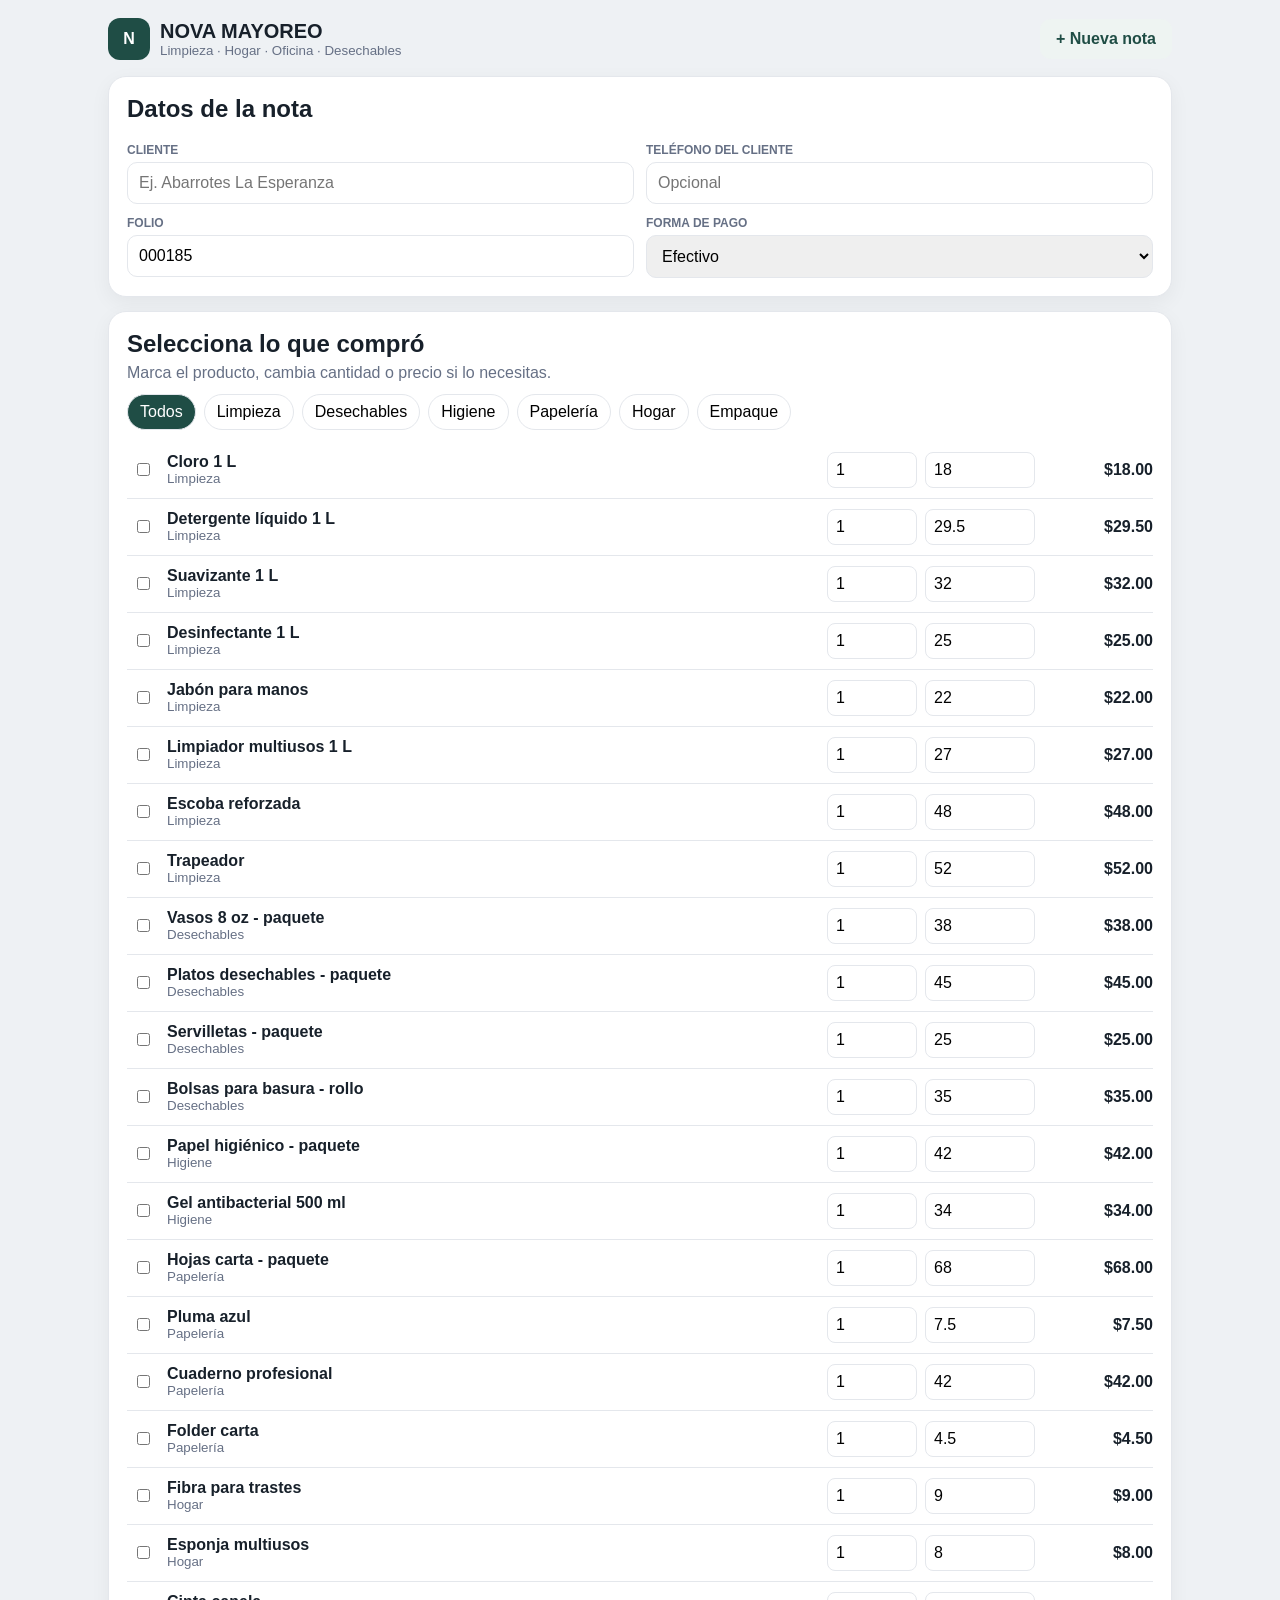
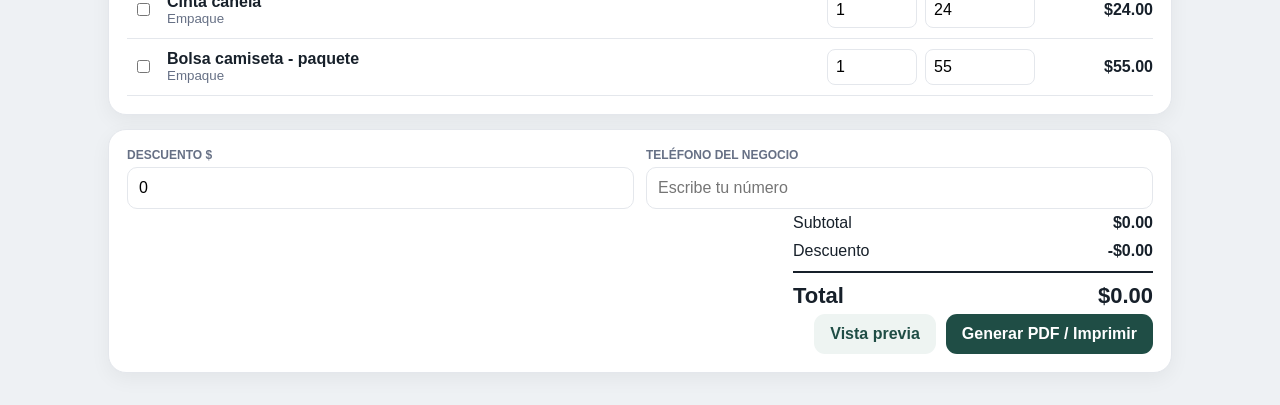
<file: index.html>
<!doctype html><html lang="es"><head><meta charset="utf-8"><meta name="viewport" content="width=device-width,initial-scale=1"><title>NOVA Mayoreo - Notas</title><style>
:root{--ink:#17202a;--muted:#667085;--line:#e4e7ec;--soft:#f7f8fa;--accent:#1f4d45;--gold:#b98b45}*{box-sizing:border-box}body{margin:0;font-family:Arial,Helvetica,sans-serif;background:#eef1f4;color:var(--ink)}button,input,select{font:inherit}.app{max-width:1100px;margin:auto;padding:18px}.top{display:flex;justify-content:space-between;align-items:center;margin-bottom:16px}.brand{display:flex;gap:10px;align-items:center}.mark{width:42px;height:42px;border-radius:12px;background:var(--accent);color:white;display:grid;place-items:center;font-weight:800}.brand b{font-size:20px}.brand small{display:block;color:var(--muted)}.card{background:white;border:1px solid var(--line);border-radius:18px;padding:18px;box-shadow:0 6px 20px #0000000d;margin-bottom:14px}.grid{display:grid;grid-template-columns:1fr 1fr;gap:12px}.field label{display:block;font-size:12px;font-weight:700;color:var(--muted);margin-bottom:5px}.field input,.field select{width:100%;padding:11px;border:1px solid var(--line);border-radius:10px}.cats{display:flex;gap:8px;flex-wrap:wrap;margin:12px 0}.chip{border:1px solid var(--line);background:white;padding:8px 12px;border-radius:999px;cursor:pointer}.chip.active{background:var(--accent);color:white}.product{display:grid;grid-template-columns:32px 1fr 90px 110px 110px;gap:8px;align-items:center;padding:10px 0;border-bottom:1px solid var(--line)}.product input[type=number]{width:100%;padding:8px;border:1px solid var(--line);border-radius:8px}.money{text-align:right;font-weight:700}.actions{display:flex;gap:10px;justify-content:flex-end;flex-wrap:wrap}.btn{border:0;border-radius:11px;padding:11px 16px;cursor:pointer;font-weight:700}.primary{background:var(--accent);color:white}.secondary{background:#eef4f2;color:var(--accent)}.summary{margin-left:auto;max-width:360px}.row{display:flex;justify-content:space-between;padding:5px 0}.total{font-size:22px;font-weight:800;border-top:2px solid var(--ink);margin-top:6px;padding-top:10px}.note{display:none;background:white;width:210mm;min-height:297mm;margin:auto;padding:16mm 15mm;color:#182028}.invoice-head{display:flex;justify-content:space-between;border-bottom:2px solid var(--accent);padding-bottom:14px}.logoLine{display:flex;gap:12px;align-items:center}.logoBig{width:54px;height:54px;border-radius:14px;background:var(--accent);color:white;display:grid;place-items:center;font-size:24px;font-weight:900}.invoice-head h1{margin:0;font-size:23px;letter-spacing:.5px}.invoice-head p{margin:4px 0 0;color:#667085}.doc{text-align:right}.doc strong{font-size:18px}.clientbox{margin:20px 0;padding:14px 16px;background:#f5f7f7;border-left:4px solid var(--gold);display:grid;grid-template-columns:1fr 1fr;gap:10px}.clientbox span{font-size:11px;color:#667085;display:block;text-transform:uppercase;letter-spacing:.6px}.invoice-table{width:100%;border-collapse:collapse;margin-top:12px}.invoice-table th{background:var(--accent);color:white;text-align:left;padding:10px;font-size:12px}.invoice-table td{padding:10px;border-bottom:1px solid #e5e7eb}.invoice-table th:nth-child(1),.invoice-table td:nth-child(1){text-align:center;width:60px}.invoice-table th:nth-child(3),.invoice-table th:nth-child(4),.invoice-table td:nth-child(3),.invoice-table td:nth-child(4){text-align:right}.invoice-total{width:310px;margin:18px 0 0 auto}.invoice-total .grand{background:#f2f6f5;padding:10px;margin-top:6px;font-size:20px;font-weight:900}.foot{margin-top:36px;border-top:1px solid #d8dee3;padding-top:14px;display:flex;justify-content:space-between;color:#667085;font-size:12px}.thanks{font-weight:800;color:var(--accent)}.empty{padding:24px;text-align:center;color:var(--muted)}
@media(max-width:700px){.grid{grid-template-columns:1fr}.product{grid-template-columns:30px 1fr 70px 85px}.product .money{display:none}.app{padding:10px}.top{align-items:flex-start}.brand small{font-size:11px}}@media print{body{background:white}.app{display:none!important}.note{display:block!important;box-shadow:none;margin:0;width:auto;min-height:auto;padding:10mm} @page{size:A4;margin:0}}
</style></head><body><main class="app"><div class="top"><div class="brand"><div class="mark">N</div><div><b>NOVA MAYOREO</b><small>Limpieza · Hogar · Oficina · Desechables</small></div></div><button class="btn secondary" onclick="resetSale()">+ Nueva nota</button></div>
<section class="card"><h2 style="margin-top:0">Datos de la nota</h2><div class="grid"><div class="field"><label>CLIENTE</label><input id="client" placeholder="Ej. Abarrotes La Esperanza"></div><div class="field"><label>TELÉFONO DEL CLIENTE</label><input id="clientPhone" placeholder="Opcional"></div><div class="field"><label>FOLIO</label><input id="folio" value="000185"></div><div class="field"><label>FORMA DE PAGO</label><select id="payment"><option>Efectivo</option><option>Transferencia</option><option>Tarjeta</option><option>Crédito</option></select></div></div></section>
<section class="card"><h2 style="margin:0">Selecciona lo que compró</h2><p style="color:var(--muted);margin:6px 0">Marca el producto, cambia cantidad o precio si lo necesitas.</p><div class="cats" id="cats"></div><div id="products"></div></section>
<section class="card"><div class="grid"><div class="field"><label>DESCUENTO $</label><input id="discount" type="number" min="0" step="0.01" value="0" oninput="renderSummary()"></div><div class="field"><label>TELÉFONO DEL NEGOCIO</label><input id="bizPhone" placeholder="Escribe tu número"></div></div><div class="summary" id="summary"></div><div class="actions"><button class="btn secondary" onclick="preview()">Vista previa</button><button class="btn primary" onclick="makePDF()">Generar PDF / Imprimir</button></div></section></main>
<section class="note" id="note"><div class="invoice-head"><div class="logoLine"><div class="logoBig">N</div><div><h1>NOVA MAYOREO</h1><p>Distribuidora mayorista</p><p style="font-size:11px">Limpieza · Hogar · Oficina · Desechables</p></div></div><div class="doc"><strong>NOTA DE REMISIÓN</strong><p>Folio <b id="pFolio"></b></p><p id="pDate"></p></div></div><div class="clientbox"><div><span>Cliente</span><b id="pClient"></b></div><div><span>Teléfono</span><b id="pClientPhone"></b></div><div><span>Forma de pago</span><b id="pPayment"></b></div><div><span>Tel. distribuidora</span><b id="pBizPhone"></b></div></div><table class="invoice-table"><thead><tr><th>Cant.</th><th>Descripción</th><th>P. Unit.</th><th>Importe</th></tr></thead><tbody id="pRows"></tbody></table><div class="invoice-total" id="pTotals"></div><div class="foot"><div><div class="thanks">Gracias por su compra.</div><div>Documento comercial - Nota de remisión.</div></div><div style="text-align:right"><b>NOVA MAYOREO</b><div>Todo para tu negocio.</div></div></div></section>
<script>
const catalog=[['Limpieza','Cloro 1 L',18],['Limpieza','Detergente líquido 1 L',29.5],['Limpieza','Suavizante 1 L',32],['Limpieza','Desinfectante 1 L',25],['Limpieza','Jabón para manos',22],['Limpieza','Limpiador multiusos 1 L',27],['Limpieza','Escoba reforzada',48],['Limpieza','Trapeador',52],['Desechables','Vasos 8 oz - paquete',38],['Desechables','Platos desechables - paquete',45],['Desechables','Servilletas - paquete',25],['Desechables','Bolsas para basura - rollo',35],['Higiene','Papel higiénico - paquete',42],['Higiene','Gel antibacterial 500 ml',34],['Papelería','Hojas carta - paquete',68],['Papelería','Pluma azul',7.5],['Papelería','Cuaderno profesional',42],['Papelería','Folder carta',4.5],['Hogar','Fibra para trastes',9],['Hogar','Esponja multiusos',8],['Empaque','Cinta canela',24],['Empaque','Bolsa camiseta - paquete',55]].map((x,i)=>({id:i,cat:x[0],name:x[1],price:x[2],qty:1,on:false}));let active='Todos';
const mx=n=>new Intl.NumberFormat('es-MX',{style:'currency',currency:'MXN'}).format(n||0);function init(){let cs=['Todos',...new Set(catalog.map(x=>x.cat))];cats.innerHTML=cs.map(c=>`<button class="chip ${c===active?'active':''}" onclick="active='${c}';init()">${c}</button>`).join('');renderProducts();renderSummary()}function renderProducts(){let a=catalog.filter(x=>active==='Todos'||x.cat===active);products.innerHTML=a.map(x=>`<div class="product"><input type="checkbox" ${x.on?'checked':''} onchange="catalog[${x.id}].on=this.checked;renderSummary()"><div><b>${x.name}</b><small style="display:block;color:#667085">${x.cat}</small></div><input type="number" min="1" value="${x.qty}" onchange="catalog[${x.id}].qty=+this.value;renderSummary()"><input type="number" min="0" step="0.01" value="${x.price}" onchange="catalog[${x.id}].price=+this.value;renderSummary()"><div class="money">${mx(x.qty*x.price)}</div></div>`).join('')||'<div class="empty">Sin productos</div>'}function totals(){let s=catalog.filter(x=>x.on).reduce((a,x)=>a+x.qty*x.price,0),d=+discount.value||0;return [s,d,Math.max(0,s-d)]}function renderSummary(){let [s,d,t]=totals();summary.innerHTML=`<div class="row"><span>Subtotal</span><b>${mx(s)}</b></div><div class="row"><span>Descuento</span><b>-${mx(d)}</b></div><div class="row total"><span>Total</span><span>${mx(t)}</span></div>`;renderProducts()}function fillNote(){let sel=catalog.filter(x=>x.on);if(!sel.length){alert('Selecciona al menos un producto.');return false}pFolio.textContent=folio.value||'S/F';pDate.textContent=new Date().toLocaleDateString('es-MX',{day:'2-digit',month:'long',year:'numeric'});pClient.textContent=client.value||'Público general';pClientPhone.textContent=clientPhone.value||'—';pPayment.textContent=payment.value;pBizPhone.textContent=bizPhone.value||'—';pRows.innerHTML=sel.map(x=>`<tr><td>${x.qty}</td><td>${x.name}</td><td>${mx(x.price)}</td><td>${mx(x.qty*x.price)}</td></tr>`).join('');let [s,d,t]=totals();pTotals.innerHTML=`<div class="row"><span>Subtotal</span><b>${mx(s)}</b></div>${d?`<div class="row"><span>Descuento</span><b>-${mx(d)}</b></div>`:''}<div class="row grand"><span>TOTAL</span><span>${mx(t)}</span></div>`;return true}function preview(){if(!fillNote())return;let w=window.open('','_blank');w.document.write('<!doctype html><title>Vista previa</title>'+document.querySelector('style').outerHTML+'<body>'+note.outerHTML+'<script>document.getElementById("note").style.display="block"<\/script></body>');w.document.close()}function makePDF(){if(!fillNote())return;window.print()}function resetSale(){catalog.forEach(x=>{x.on=false;x.qty=1});client.value='';clientPhone.value='';discount.value=0;folio.value=String((+folio.value||0)+1).padStart(6,'0');renderSummary()}init();
</script></body></html>
</file>
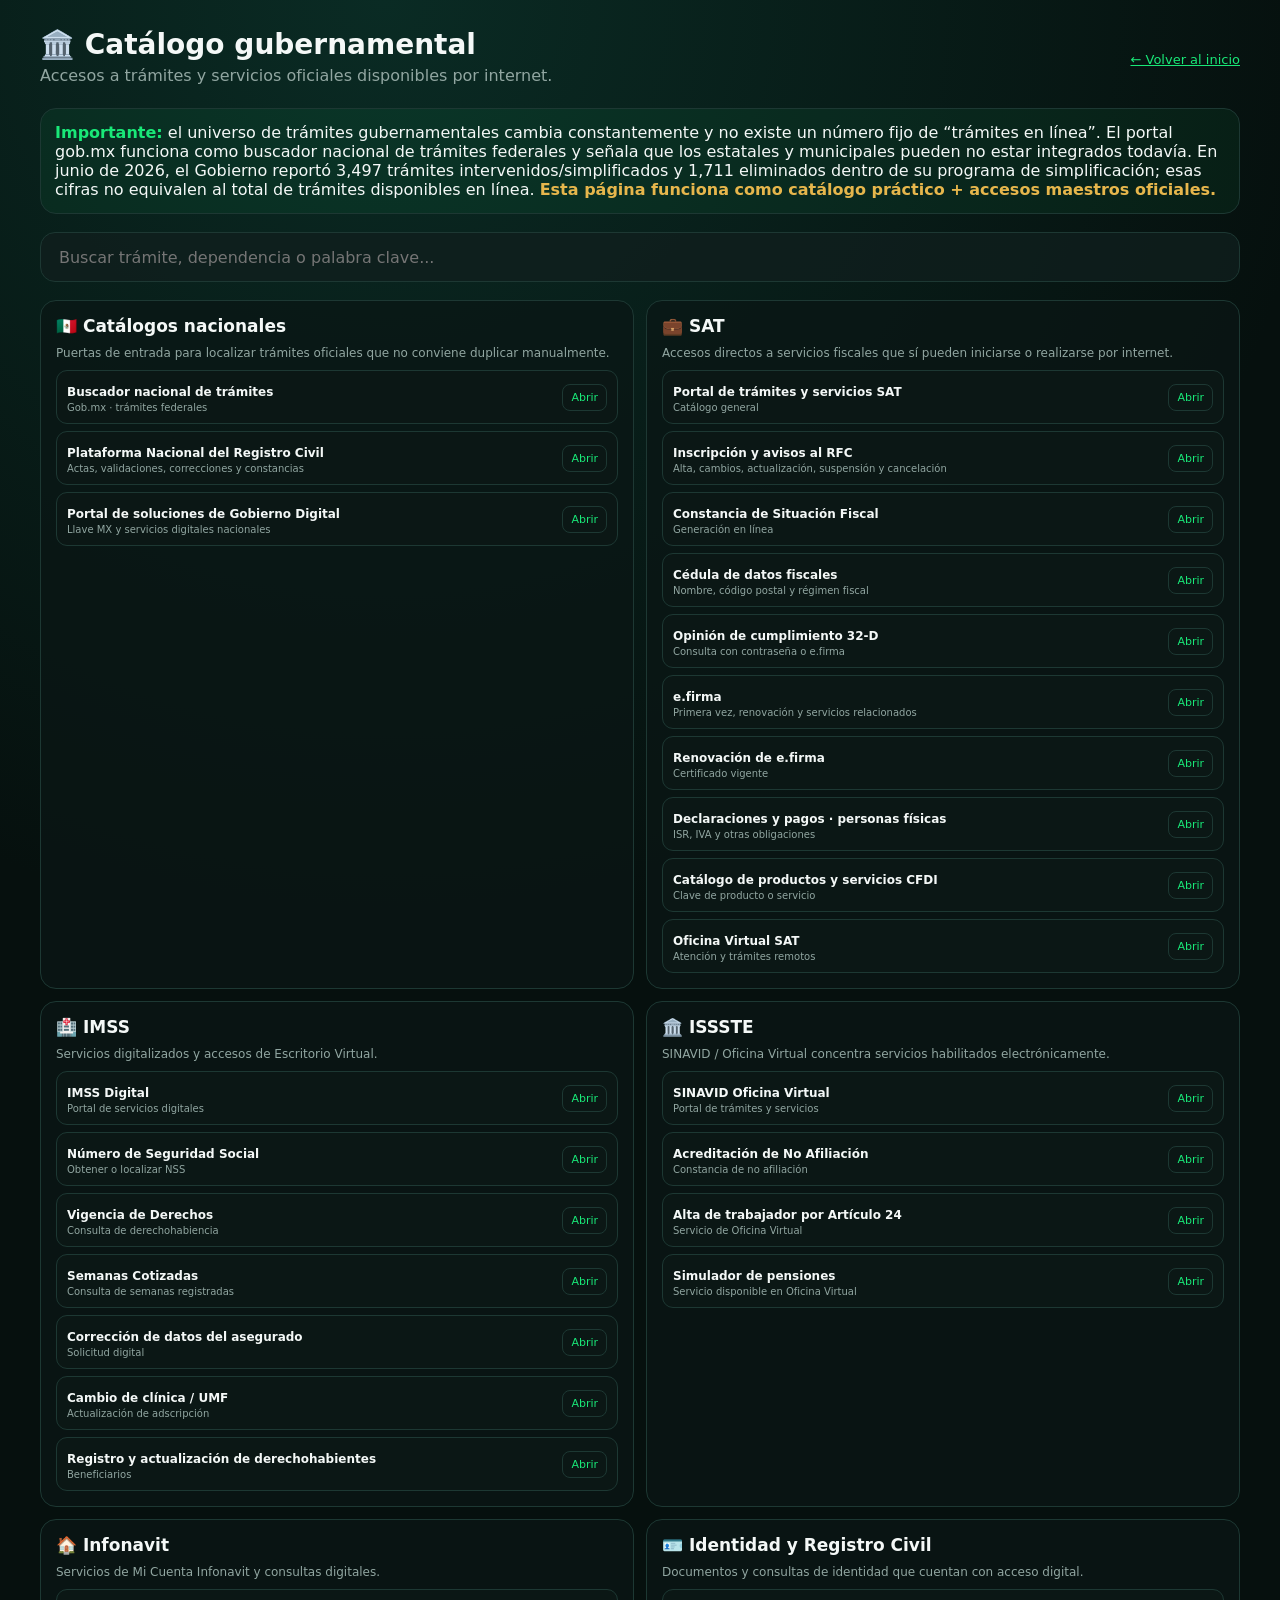
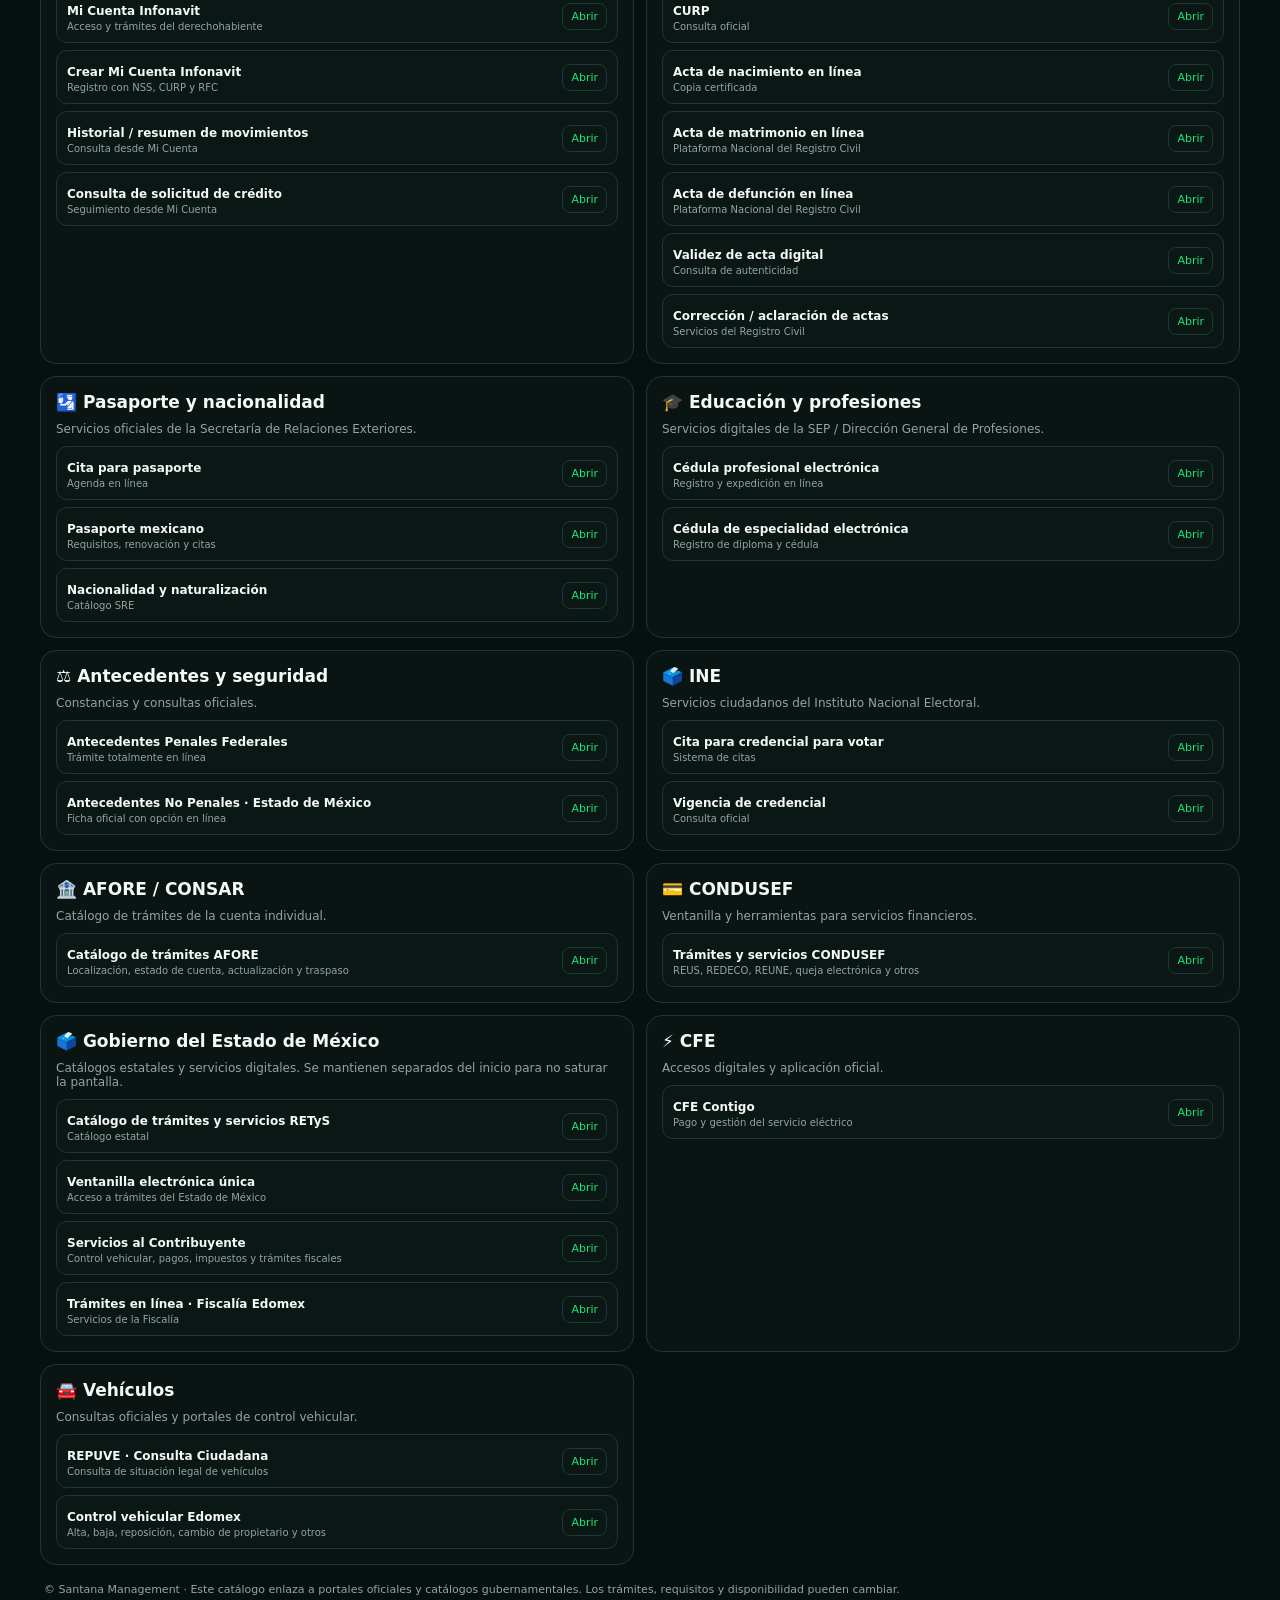
<file: catalogo.html>
<!doctype html>
<html lang="es">
<head>
<meta charset="utf-8"><meta name="viewport" content="width=device-width,initial-scale=1,viewport-fit=cover">
<meta name="theme-color" content="#07110f"><meta name="description" content="Catálogo de trámites y servicios gubernamentales en línea para Santana Management">
<title>Catálogo gubernamental · Santana Management</title><link rel="stylesheet" href="styles.css">
<style>
.catalog-wrap{max-width:1200px;margin:auto}.catalog-note{border:1px solid var(--border);background:rgba(25,232,120,.06);border-radius:16px;padding:14px;margin:18px 0}.catalog-note strong{color:var(--green)}.catalog-search{position:relative;margin:18px 0}.catalog-search input{width:100%;height:50px;padding:0 18px;background:rgba(16,31,29,.8);border:1px solid var(--border);border-radius:15px;color:var(--text);outline:none}.catalog-grid{display:grid;grid-template-columns:repeat(2,minmax(0,1fr));gap:12px}.catalog-card{background:rgba(10,22,20,.75);border:1px solid var(--border);border-radius:16px;padding:15px}.catalog-card h2{font-size:17px;margin:0 0 10px}.catalog-card p{color:var(--muted);font-size:12px;margin:0 0 10px}.gov-list{display:grid;gap:7px}.gov-item{display:flex;align-items:center;justify-content:space-between;gap:12px;padding:10px;border:1px solid var(--border);border-radius:11px;background:#0b1715}.gov-item b{font-size:12px}.gov-item small{display:block;color:var(--muted);font-size:10px;margin-top:2px}.gov-item a{flex:none;color:var(--green);text-decoration:none;font-size:11px;border:1px solid var(--border);padding:6px 8px;border-radius:8px}.gov-item a:hover{border-color:var(--green)}.catalog-count{color:var(--gold);font-weight:800}.hidden{display:none!important}@media(max-width:760px){.catalog-grid{grid-template-columns:1fr}.catalog-wrap{padding-bottom:30px}}
</style>
</head>
<body>
<main class="main" style="margin-left:0;max-width:none">
<div class="catalog-wrap">
<header class="top"><div><div class="mobile-brand">SANTANA <span>MANAGEMENT</span></div><h1>🏛️ Catálogo gubernamental</h1><p>Accesos a trámites y servicios oficiales disponibles por internet.</p></div><a class="link-btn" href="index.html">← Volver al inicio</a></header>
<div class="catalog-note"><strong>Importante:</strong> el universo de trámites gubernamentales cambia constantemente y no existe un número fijo de “trámites en línea”. El portal gob.mx funciona como buscador nacional de trámites federales y señala que los estatales y municipales pueden no estar integrados todavía. En junio de 2026, el Gobierno reportó 3,497 trámites intervenidos/simplificados y 1,711 eliminados dentro de su programa de simplificación; esas cifras no equivalen al total de trámites disponibles en línea. <span class="catalog-count">Esta página funciona como catálogo práctico + accesos maestros oficiales.</span></div>
<div class="catalog-search"><input id="catalogSearch" placeholder="Buscar trámite, dependencia o palabra clave..." autocomplete="off"></div>
<div id="catalogGrid" class="catalog-grid">
<section class="catalog-card"><h2>🇲🇽 Catálogos nacionales</h2><p>Puertas de entrada para localizar trámites oficiales que no conviene duplicar manualmente.</p><div class="gov-list">
<div class="gov-item"><div><b>Buscador nacional de trámites</b><small>Gob.mx · trámites federales</small></div><a target="_blank" rel="noopener" href="https://www.gob.mx/tramites">Abrir</a></div>
<div class="gov-item"><div><b>Plataforma Nacional del Registro Civil</b><small>Actas, validaciones, correcciones y constancias</small></div><a target="_blank" rel="noopener" href="https://www.miregistrocivil.gob.mx/">Abrir</a></div>
<div class="gov-item"><div><b>Portal de soluciones de Gobierno Digital</b><small>Llave MX y servicios digitales nacionales</small></div><a target="_blank" rel="noopener" href="https://www.gob.mx/atdt/soluciones">Abrir</a></div>
</div></section>
<section class="catalog-card"><h2>💼 SAT</h2><p>Accesos directos a servicios fiscales que sí pueden iniciarse o realizarse por internet.</p><div class="gov-list">
<div class="gov-item"><div><b>Portal de trámites y servicios SAT</b><small>Catálogo general</small></div><a target="_blank" rel="noopener" href="https://www.sat.gob.mx/">Abrir</a></div>
<div class="gov-item"><div><b>Inscripción y avisos al RFC</b><small>Alta, cambios, actualización, suspensión y cancelación</small></div><a target="_blank" rel="noopener" href="https://www.sat.gob.mx/portal/public/tramites/inscripcion-y-aviso-al-rfc">Abrir</a></div>
<div class="gov-item"><div><b>Constancia de Situación Fiscal</b><small>Generación en línea</small></div><a target="_blank" rel="noopener" href="https://www.sat.gob.mx/portal/public/tramites/constancia-de-situacion-fiscal">Abrir</a></div>
<div class="gov-item"><div><b>Cédula de datos fiscales</b><small>Nombre, código postal y régimen fiscal</small></div><a target="_blank" rel="noopener" href="https://wwwmat.sat.gob.mx/tramites/03655/cedula-de-datos-fiscales">Abrir</a></div>
<div class="gov-item"><div><b>Opinión de cumplimiento 32-D</b><small>Consulta con contraseña o e.firma</small></div><a target="_blank" rel="noopener" href="https://wwwmatnp.sat.gob.mx/consultas/20777/consulta-tu-opinion-de-cumplimiento-de-obligaciones-fiscales">Abrir</a></div>
<div class="gov-item"><div><b>e.firma</b><small>Primera vez, renovación y servicios relacionados</small></div><a target="_blank" rel="noopener" href="https://www.sat.gob.mx/portal/public/tramites/firma-electronica-avanzada-efirma">Abrir</a></div>
<div class="gov-item"><div><b>Renovación de e.firma</b><small>Certificado vigente</small></div><a target="_blank" rel="noopener" href="https://www.gob.mx/tramites/ficha/renovacion-de-certificado-de-firma-electronica/SAT138">Abrir</a></div>
<div class="gov-item"><div><b>Declaraciones y pagos · personas físicas</b><small>ISR, IVA y otras obligaciones</small></div><a target="_blank" rel="noopener" href="https://www.sat.gob.mx/portal/public/tramites/declaraciones-pf">Abrir</a></div>
<div class="gov-item"><div><b>Catálogo de productos y servicios CFDI</b><small>Clave de producto o servicio</small></div><a target="_blank" rel="noopener" href="https://wwwmat.sat.gob.mx/consultas/53693/catalogo-de-productos-y-servicios">Abrir</a></div>
<div class="gov-item"><div><b>Oficina Virtual SAT</b><small>Atención y trámites remotos</small></div><a target="_blank" rel="noopener" href="https://www.sat.gob.mx/portal/public/tramites/oficina-virtual">Abrir</a></div>
</div></section>
<section class="catalog-card"><h2>🏥 IMSS</h2><p>Servicios digitalizados y accesos de Escritorio Virtual.</p><div class="gov-list">
<div class="gov-item"><div><b>IMSS Digital</b><small>Portal de servicios digitales</small></div><a target="_blank" rel="noopener" href="https://www.imss.gob.mx/imssdigital/">Abrir</a></div>
<div class="gov-item"><div><b>Número de Seguridad Social</b><small>Obtener o localizar NSS</small></div><a target="_blank" rel="noopener" href="https://serviciosdigitales.imss.gob.mx/gestionAsegurados-web-externo/home/asegurado">Abrir</a></div>
<div class="gov-item"><div><b>Vigencia de Derechos</b><small>Consulta de derechohabiencia</small></div><a target="_blank" rel="noopener" href="https://www.imss.gob.mx/imssdigital/">Abrir</a></div>
<div class="gov-item"><div><b>Semanas Cotizadas</b><small>Consulta de semanas registradas</small></div><a target="_blank" rel="noopener" href="https://www.imss.gob.mx/imssdigital/">Abrir</a></div>
<div class="gov-item"><div><b>Corrección de datos del asegurado</b><small>Solicitud digital</small></div><a target="_blank" rel="noopener" href="https://www.imss.gob.mx/imssdigital/">Abrir</a></div>
<div class="gov-item"><div><b>Cambio de clínica / UMF</b><small>Actualización de adscripción</small></div><a target="_blank" rel="noopener" href="https://www.imss.gob.mx/imssdigital/">Abrir</a></div>
<div class="gov-item"><div><b>Registro y actualización de derechohabientes</b><small>Beneficiarios</small></div><a target="_blank" rel="noopener" href="https://www.imss.gob.mx/imssdigital/">Abrir</a></div>
</div></section>
<section class="catalog-card"><h2>🏛️ ISSSTE</h2><p>SINAVID / Oficina Virtual concentra servicios habilitados electrónicamente.</p><div class="gov-list">
<div class="gov-item"><div><b>SINAVID Oficina Virtual</b><small>Portal de trámites y servicios</small></div><a target="_blank" rel="noopener" href="https://oficinavirtual.issste.gob.mx/">Abrir</a></div>
<div class="gov-item"><div><b>Acreditación de No Afiliación</b><small>Constancia de no afiliación</small></div><a target="_blank" rel="noopener" href="https://oficinavirtual.issste.gob.mx/Servicios/Acreditaci%C3%B3n-de-No-Afiliaci%C3%B3n">Abrir</a></div>
<div class="gov-item"><div><b>Alta de trabajador por Artículo 24</b><small>Servicio de Oficina Virtual</small></div><a target="_blank" rel="noopener" href="https://oficinavirtual.issste.gob.mx/">Abrir</a></div>
<div class="gov-item"><div><b>Simulador de pensiones</b><small>Servicio disponible en Oficina Virtual</small></div><a target="_blank" rel="noopener" href="https://oficinavirtual.issste.gob.mx/">Abrir</a></div>
</div></section>
<section class="catalog-card"><h2>🏠 Infonavit</h2><p>Servicios de Mi Cuenta Infonavit y consultas digitales.</p><div class="gov-list">
<div class="gov-item"><div><b>Mi Cuenta Infonavit</b><small>Acceso y trámites del derechohabiente</small></div><a target="_blank" rel="noopener" href="https://micuenta.infonavit.org.mx/">Abrir</a></div>
<div class="gov-item"><div><b>Crear Mi Cuenta Infonavit</b><small>Registro con NSS, CURP y RFC</small></div><a target="_blank" rel="noopener" href="https://micuenta.infonavit.org.mx/registro">Abrir</a></div>
<div class="gov-item"><div><b>Historial / resumen de movimientos</b><small>Consulta desde Mi Cuenta</small></div><a target="_blank" rel="noopener" href="https://micuenta.infonavit.org.mx/">Abrir</a></div>
<div class="gov-item"><div><b>Consulta de solicitud de crédito</b><small>Seguimiento desde Mi Cuenta</small></div><a target="_blank" rel="noopener" href="https://micuenta.infonavit.org.mx/">Abrir</a></div>
</div></section>
<section class="catalog-card"><h2>🪪 Identidad y Registro Civil</h2><p>Documentos y consultas de identidad que cuentan con acceso digital.</p><div class="gov-list">
<div class="gov-item"><div><b>CURP</b><small>Consulta oficial</small></div><a target="_blank" rel="noopener" href="https://www.gob.mx/curp/">Abrir</a></div>
<div class="gov-item"><div><b>Acta de nacimiento en línea</b><small>Copia certificada</small></div><a target="_blank" rel="noopener" href="https://www.gob.mx/ActaNacimiento/">Abrir</a></div>
<div class="gov-item"><div><b>Acta de matrimonio en línea</b><small>Plataforma Nacional del Registro Civil</small></div><a target="_blank" rel="noopener" href="https://www.miregistrocivil.gob.mx/">Abrir</a></div>
<div class="gov-item"><div><b>Acta de defunción en línea</b><small>Plataforma Nacional del Registro Civil</small></div><a target="_blank" rel="noopener" href="https://www.miregistrocivil.gob.mx/">Abrir</a></div>
<div class="gov-item"><div><b>Validez de acta digital</b><small>Consulta de autenticidad</small></div><a target="_blank" rel="noopener" href="https://www.miregistrocivil.gob.mx/">Abrir</a></div>
<div class="gov-item"><div><b>Corrección / aclaración de actas</b><small>Servicios del Registro Civil</small></div><a target="_blank" rel="noopener" href="https://www.miregistrocivil.gob.mx/">Abrir</a></div>
</div></section>
<section class="catalog-card"><h2>🛂 Pasaporte y nacionalidad</h2><p>Servicios oficiales de la Secretaría de Relaciones Exteriores.</p><div class="gov-list">
<div class="gov-item"><div><b>Cita para pasaporte</b><small>Agenda en línea</small></div><a target="_blank" rel="noopener" href="https://www.gob.mx/pasaporte.citas">Abrir</a></div>
<div class="gov-item"><div><b>Pasaporte mexicano</b><small>Requisitos, renovación y citas</small></div><a target="_blank" rel="noopener" href="https://www.gob.mx/pasaporte/">Abrir</a></div>
<div class="gov-item"><div><b>Nacionalidad y naturalización</b><small>Catálogo SRE</small></div><a target="_blank" rel="noopener" href="https://sre.gob.mx/tramites-y-servicios/nacionalidad-y-naturalizacion">Abrir</a></div>
</div></section>
<section class="catalog-card"><h2>🎓 Educación y profesiones</h2><p>Servicios digitales de la SEP / Dirección General de Profesiones.</p><div class="gov-list">
<div class="gov-item"><div><b>Cédula profesional electrónica</b><small>Registro y expedición en línea</small></div><a target="_blank" rel="noopener" href="https://www.gob.mx/cedulaprofesional">Abrir</a></div>
<div class="gov-item"><div><b>Cédula de especialidad electrónica</b><small>Registro de diploma y cédula</small></div><a target="_blank" rel="noopener" href="https://www.gob.mx/cedulaprofesional">Abrir</a></div>
</div></section>
<section class="catalog-card"><h2>⚖️ Antecedentes y seguridad</h2><p>Constancias y consultas oficiales.</p><div class="gov-list">
<div class="gov-item"><div><b>Antecedentes Penales Federales</b><small>Trámite totalmente en línea</small></div><a target="_blank" rel="noopener" href="https://constancias.oadprs.gob.mx/">Abrir</a></div>
<div class="gov-item"><div><b>Antecedentes No Penales · Estado de México</b><small>Ficha oficial con opción en línea</small></div><a target="_blank" rel="noopener" href="https://www.gob.mx/tramites/ficha/informe-o-certificado-de-no-antecedentes-penales-en-el-estado-de-mexico/Entidades5579">Abrir</a></div>
</div></section>
<section class="catalog-card"><h2>🗳️ INE</h2><p>Servicios ciudadanos del Instituto Nacional Electoral.</p><div class="gov-list">
<div class="gov-item"><div><b>Cita para credencial para votar</b><small>Sistema de citas</small></div><a target="_blank" rel="noopener" href="https://portal.ine.mx/servicios-ine/">Abrir</a></div>
<div class="gov-item"><div><b>Vigencia de credencial</b><small>Consulta oficial</small></div><a target="_blank" rel="noopener" href="https://portal.ine.mx/servicios-ine/">Abrir</a></div>
</div></section>
<section class="catalog-card"><h2>🏦 AFORE / CONSAR</h2><p>Catálogo de trámites de la cuenta individual.</p><div class="gov-list">
<div class="gov-item"><div><b>Catálogo de trámites AFORE</b><small>Localización, estado de cuenta, actualización y traspaso</small></div><a target="_blank" rel="noopener" href="https://www.consar.gob.mx/gobmx/aplicativo/catsar/Principal/InicioExt.aspx">Abrir</a></div>
</div></section>
<section class="catalog-card"><h2>💳 CONDUSEF</h2><p>Ventanilla y herramientas para servicios financieros.</p><div class="gov-list">
<div class="gov-item"><div><b>Trámites y servicios CONDUSEF</b><small>REUS, REDECO, REUNE, queja electrónica y otros</small></div><a target="_blank" rel="noopener" href="https://www.condusef.gob.mx/index.php/condusef-en-linea?p=ventanilla_unica">Abrir</a></div>
</div></section>
<section class="catalog-card"><h2>🗳️ Gobierno del Estado de México</h2><p>Catálogos estatales y servicios digitales. Se mantienen separados del inicio para no saturar la pantalla.</p><div class="gov-list">
<div class="gov-item"><div><b>Catálogo de trámites y servicios RETyS</b><small>Catálogo estatal</small></div><a target="_blank" rel="noopener" href="https://agenciadigital.edomex.gob.mx/catalogo_servicios">Abrir</a></div>
<div class="gov-item"><div><b>Ventanilla electrónica única</b><small>Acceso a trámites del Estado de México</small></div><a target="_blank" rel="noopener" href="https://csa.edomex.gob.mx/ventanilla_electronica">Abrir</a></div>
<div class="gov-item"><div><b>Servicios al Contribuyente</b><small>Control vehicular, pagos, impuestos y trámites fiscales</small></div><a target="_blank" rel="noopener" href="https://pagosytramites.edomex.gob.mx/recaudacion/faces/Recaudacion/main.xhtml">Abrir</a></div>
<div class="gov-item"><div><b>Trámites en línea · Fiscalía Edomex</b><small>Servicios de la Fiscalía</small></div><a target="_blank" rel="noopener" href="https://fgjem.edomex.gob.mx/tramites-en-linea">Abrir</a></div>
</div></section>
<section class="catalog-card"><h2>⚡ CFE</h2><p>Accesos digitales y aplicación oficial.</p><div class="gov-list">
<div class="gov-item"><div><b>CFE Contigo</b><small>Pago y gestión del servicio eléctrico</small></div><a target="_blank" rel="noopener" href="https://www.cfe.mx/">Abrir</a></div>
</div></section>
<section class="catalog-card"><h2>🚘 Vehículos</h2><p>Consultas oficiales y portales de control vehicular.</p><div class="gov-list">
<div class="gov-item"><div><b>REPUVE · Consulta Ciudadana</b><small>Consulta de situación legal de vehículos</small></div><a target="_blank" rel="noopener" href="https://www2.repuve.gob.mx:8443/ciudadania/">Abrir</a></div>
<div class="gov-item"><div><b>Control vehicular Edomex</b><small>Alta, baja, reposición, cambio de propietario y otros</small></div><a target="_blank" rel="noopener" href="https://pagosytramites.edomex.gob.mx/recaudacion/faces/Recaudacion/main.xhtml">Abrir</a></div>
</div></section>
</div>
<footer>© Santana Management · Este catálogo enlaza a portales oficiales y catálogos gubernamentales. Los trámites, requisitos y disponibilidad pueden cambiar.</footer>
</div>
<script>
const q=document.getElementById('catalogSearch');const items=[...document.querySelectorAll('.gov-item')];q.addEventListener('input',()=>{const v=q.value.trim().toLowerCase();items.forEach(i=>i.classList.toggle('hidden',!!v&&!i.textContent.toLowerCase().includes(v)));document.querySelectorAll('.catalog-card').forEach(c=>c.classList.toggle('hidden',!!v&&!c.querySelector('.gov-item:not(.hidden)')))});
</script>
</main>
</body></html>
</file>
<file: styles.css>
:root{--bg:#06100e;--panel:#0c1817;--panel2:#101f1d;--border:#1d3833;--text:#f4f8f7;--muted:#91a6a1;--green:#19e878;--green2:#00a95c;--gold:#e6b64c;--purple:#9d72ff;--red:#ff5c78;--blue:#55a9ff;--shadow:0 12px 35px rgba(0,0,0,.28)}*{box-sizing:border-box}html{scroll-behavior:smooth}body{margin:0;background:radial-gradient(circle at 30% 0,#0a2b24 0,transparent 28%),var(--bg);color:var(--text);font-family:Inter,system-ui,-apple-system,Segoe UI,Roboto,Arial,sans-serif}button,input{font:inherit}button{cursor:pointer}.sidebar{position:fixed;left:0;top:0;bottom:0;width:240px;padding:22px 16px;border-right:1px solid var(--border);background:rgba(5,14,13,.94);backdrop-filter:blur(18px);z-index:20}.brand{display:flex;align-items:center;gap:10px;padding:4px 8px 25px}.brand-mark{width:42px;height:42px;border:2px solid var(--gold);border-radius:12px;display:grid;place-items:center;color:var(--gold);font-weight:900;font-size:24px}.brand strong{display:block;letter-spacing:1px}.brand span{display:block;color:var(--gold);font-size:12px;letter-spacing:2px}nav{display:grid;gap:6px}nav button,.ghost{width:100%;border:0;background:transparent;color:#dce7e4;padding:12px 13px;border-radius:12px;text-align:left}.ghost{border:1px solid var(--border);margin-top:14px;color:var(--muted)}nav button:hover,nav button.active{background:linear-gradient(90deg,rgba(25,232,120,.15),transparent);color:var(--green)}.side-card{position:absolute;left:16px;right:16px;bottom:75px;border:1px solid var(--border);border-radius:16px;padding:14px;background:linear-gradient(145deg,rgba(25,232,120,.08),rgba(230,182,76,.04))}.side-card small,.side-card p{display:block;color:var(--muted);font-size:12px}.side-card b{display:block;margin:5px 0;color:var(--gold)}.main{margin-left:240px;padding:28px;max-width:1600px}.top{display:flex;justify-content:space-between;align-items:center;gap:20px}.top h1{margin:0;font-size:28px}.top p{margin:5px 0;color:var(--muted)}.mobile-brand{display:none}.top-actions{display:flex;align-items:center;gap:10px}.icon-btn{background:var(--panel);border:1px solid var(--border);color:white;border-radius:12px;width:44px;height:44px}.profile{display:flex;gap:10px;align-items:center}.profile:first-letter{background:#182b27}.profile span{font-size:13px}.profile small{display:block;color:var(--green);margin-top:2px}.search{position:relative;margin:24px 0}.search>span{position:absolute;left:16px;top:12px;font-size:25px;color:var(--muted)}.search input{width:100%;height:50px;padding:0 50px 0 48px;background:rgba(16,31,29,.8);border:1px solid var(--border);border-radius:15px;color:white;outline:none}.search input:focus{border-color:var(--green)}.search>button{position:absolute;right:10px;top:8px;background:transparent;border:0;color:var(--muted);font-size:24px}.search-results{display:none;position:absolute;top:58px;left:0;right:0;background:#0a1514;border:1px solid var(--border);border-radius:15px;padding:8px;z-index:30;box-shadow:var(--shadow)}.search-results.show{display:grid;gap:5px}.result{padding:10px;border-radius:10px;display:flex;align-items:center;gap:10px}.result:hover{background:#122522}.section-head{display:flex;justify-content:space-between;align-items:center;margin:18px 0 10px}.section-head h2{font-size:18px;margin:0}.link-btn{background:none;border:0;color:var(--green);font-size:13px}.tiny{border:1px solid var(--border);background:var(--panel);color:white;border-radius:8px;width:30px;height:30px}.quick-grid,.service-grid,.tool-grid,.app-grid{display:grid;gap:9px}.quick-grid{grid-template-columns:repeat(7,minmax(80px,1fr))}.service-grid{grid-template-columns:repeat(5,minmax(110px,1fr))}.tool-grid{grid-template-columns:repeat(7,minmax(90px,1fr))}.app-grid{grid-template-columns:repeat(6,minmax(90px,1fr))}.quick-card,.service-card,.tool-card,.app-card{background:linear-gradient(145deg,#101f1d,#0b1514);border:1px solid var(--border);border-radius:14px;padding:12px;min-height:96px;position:relative;transition:.18s;cursor:pointer}.quick-card:hover,.service-card:hover,.tool-card:hover,.app-card:hover{transform:translateY(-2px);border-color:rgba(25,232,120,.5)}.icon{width:34px;height:34px;border-radius:10px;display:grid;place-items:center;background:rgba(25,232,120,.12);color:var(--green);font-size:19px;margin-bottom:9px}.card-title{font-weight:700;font-size:12px;line-height:1.15}.card-sub{color:var(--muted);font-size:10px;line-height:1.2;margin-top:5px}.wa{position:absolute;right:7px;top:7px;font-size:12px}.fav{position:absolute;right:7px;bottom:7px;border:0;background:transparent;color:#e6b64c}.featured{margin-top:14px}.promo-grid{display:grid;grid-template-columns:repeat(4,1fr);gap:10px}.promo{min-height:120px;border:1px solid var(--border);border-radius:15px;padding:12px;background-size:cover;background-position:center;position:relative;overflow:hidden}.promo:after{content:"";position:absolute;inset:0;background:linear-gradient(90deg,rgba(4,13,12,.94),rgba(4,13,12,.28));}.promo>*{position:relative;z-index:1}.promo h3{margin:0 0 4px;font-size:15px}.promo p{margin:0;color:#d2ddda;font-size:10px;max-width:75%}.promo button{margin-top:9px;background:#0a7f4d;border:1px solid #1be77e;color:white;border-radius:9px;padding:6px 9px;font-size:10px}.layout-grid{display:grid;grid-template-columns:minmax(0,1fr) 320px;gap:14px;margin-top:10px}.panel{background:rgba(10,22,20,.75);border:1px solid var(--border);border-radius:18px;padding:14px;margin-bottom:14px}.music-art{height:130px;border-radius:12px;background:linear-gradient(145deg,#183f31,#10211e);display:grid;place-items:center;font-size:56px;color:var(--gold);margin-bottom:10px}.music audio{width:100%;height:36px;margin:10px 0}.music small{display:block;color:var(--muted)}.upload-mini{display:block;text-align:center;border:1px dashed var(--border);padding:9px;border-radius:9px;color:var(--green);font-size:12px}.list{display:grid;gap:4px}.list-item{padding:9px;border-radius:10px;display:flex;justify-content:space-between;gap:8px;font-size:12px}.list-item:hover{background:#122522}.stats-grid{display:grid;grid-template-columns:repeat(5,1fr);gap:9px}.stat{border:1px solid var(--border);border-radius:12px;padding:12px;background:#0d1b19}.stat small{color:var(--muted);display:block}.stat b{font-size:22px;color:var(--green);display:block;margin-top:5px}footer{padding:18px 4px;color:var(--muted);font-size:11px}footer a{color:var(--muted)}.ai-fab{position:fixed;right:24px;bottom:24px;width:62px;height:62px;border-radius:50%;border:2px solid var(--green);background:radial-gradient(circle,#1e4b3c,#0a1b17);box-shadow:0 0 25px rgba(25,232,120,.25);font-size:28px;z-index:50}.ai-panel{position:fixed;right:24px;bottom:95px;width:330px;background:#091614;border:1px solid var(--border);border-radius:18px;box-shadow:var(--shadow);display:none;z-index:51;overflow:hidden}.ai-panel.open{display:block}.ai-head{padding:13px;border-bottom:1px solid var(--border);display:flex;justify-content:space-between}.ai-head small{display:block;color:var(--muted);font-size:10px}.ai-head button{border:0;background:transparent;color:white;font-size:22px}.ai-messages{height:260px;padding:12px;overflow:auto;display:grid;align-content:start;gap:8px}.ai-msg{padding:10px;border-radius:12px;max-width:88%;font-size:12px}.ai-msg.bot{background:#122522}.ai-msg.user{background:#0d7045;margin-left:auto}.ai-input{display:flex;border-top:1px solid var(--border);padding:8px}.ai-input input{flex:1;background:#0d1c1a;border:1px solid var(--border);border-radius:10px;padding:9px;color:white;outline:none}.ai-input button{margin-left:6px;border:0;border-radius:10px;background:var(--green);color:#042116;width:42px}.toast{position:fixed;left:50%;bottom:25px;transform:translateX(-50%);background:#10221f;border:1px solid var(--border);padding:10px 14px;border-radius:10px;display:none;z-index:100}.modal{position:fixed;inset:0;background:rgba(0,0,0,.72);display:none;align-items:center;justify-content:center;z-index:90;padding:18px}.modal.show{display:flex}.modal-card{width:min(720px,100%);max-height:90vh;overflow:auto;background:#091614;border:1px solid var(--border);border-radius:18px;padding:20px;position:relative}.modal-card>#modalClose{position:absolute;right:12px;top:10px;border:0;background:transparent;color:white;font-size:25px}.modal-card h2{margin-top:0}.modal-card input,.modal-card select,.modal-card textarea{width:100%;background:#0d1c1a;border:1px solid var(--border);border-radius:10px;color:white;padding:10px;margin:6px 0}.modal-card .row{display:grid;grid-template-columns:1fr 1fr;gap:10px}.primary{background:var(--green);color:#062216;border:0;border-radius:10px;padding:10px 14px;font-weight:700}.danger{background:#4a1721;color:white;border:1px solid #8d2d3e;border-radius:10px;padding:10px 14px}.tool-actions{display:flex;gap:8px;flex-wrap:wrap;margin-top:10px}.file-list{font-size:12px;color:var(--muted);margin:10px 0}.light{--bg:#eef5f2;--panel:#fff;--panel2:#f5faf8;--border:#d6e5df;--text:#10221f;--muted:#5b716a}.light .sidebar{background:#f7fbf9}.light .search input,.light .modal-card,.light .ai-panel{color:#10221f;background:#fff}.light .quick-card,.light .service-card,.light .tool-card,.light .app-card,.light .panel{background:#fff}
@media(max-width:1100px){.sidebar{width:210px}.main{margin-left:210px}.service-grid{grid-template-columns:repeat(4,1fr)}.tool-grid{grid-template-columns:repeat(5,1fr)}.quick-grid{grid-template-columns:repeat(5,1fr)}.layout-grid{grid-template-columns:1fr}.right-col{display:grid;grid-template-columns:repeat(3,1fr);gap:12px}.stats-grid{grid-template-columns:repeat(3,1fr)}}
@media(max-width:760px){.sidebar{position:fixed;left:0;right:0;top:auto;bottom:0;width:auto;height:68px;padding:5px 8px;border-right:0;border-top:1px solid var(--border);display:flex;z-index:80}.brand,.side-card,.sidebar>.ghost{display:none}nav{width:100%;display:grid;grid-template-columns:repeat(5,1fr);gap:2px}nav button{padding:7px 2px;text-align:center;font-size:10px}nav button span{display:block;font-size:17px}.main{margin-left:0;padding:16px 12px 82px}.top h1{font-size:21px}.top p{font-size:12px}.mobile-brand{display:block;font-size:11px;color:var(--gold);letter-spacing:1.4px;margin-bottom:5px}.profile span{display:none}.quick-grid{grid-template-columns:repeat(4,1fr);overflow:hidden}.service-grid{grid-template-columns:repeat(2,1fr)}.tool-grid{grid-template-columns:repeat(3,1fr)}.app-grid{grid-template-columns:repeat(3,1fr)}.promo-grid{grid-template-columns:repeat(2,1fr)}.promo{min-height:130px}.layout-grid{display:block}.right-col{display:block}.stats-grid{grid-template-columns:repeat(2,1fr)}.ai-fab{right:16px;bottom:82px;width:56px;height:56px}.ai-panel{right:12px;left:12px;bottom:145px;width:auto}.section-head{margin-top:16px}.service-card,.tool-card,.app-card{min-height:105px}.card-title{font-size:11px}}
.fav-btn{position:absolute;right:7px;bottom:6px;border:0;background:transparent;color:var(--gold);font-size:18px;line-height:1;padding:2px}.fav-btn.on{color:var(--gold)}.wa{color:#25d366;font-size:10px;line-height:1}.balance{font-size:24px!important;color:var(--green)!important}.promo{background-color:#0b1a17}.promo button{cursor:pointer}@media(max-width:760px){.promo-grid{display:flex;overflow-x:auto;scroll-snap-type:x mandatory;padding-bottom:4px}.promo{min-width:calc(72vw);scroll-snap-align:start}.quick-grid{overflow-x:auto;grid-template-columns:repeat(6,88px);padding-bottom:4px}.quick-card{min-width:88px}.stats{margin-bottom:8px}.top-actions{gap:5px}.icon-btn{width:40px;height:40px}}
</file>
